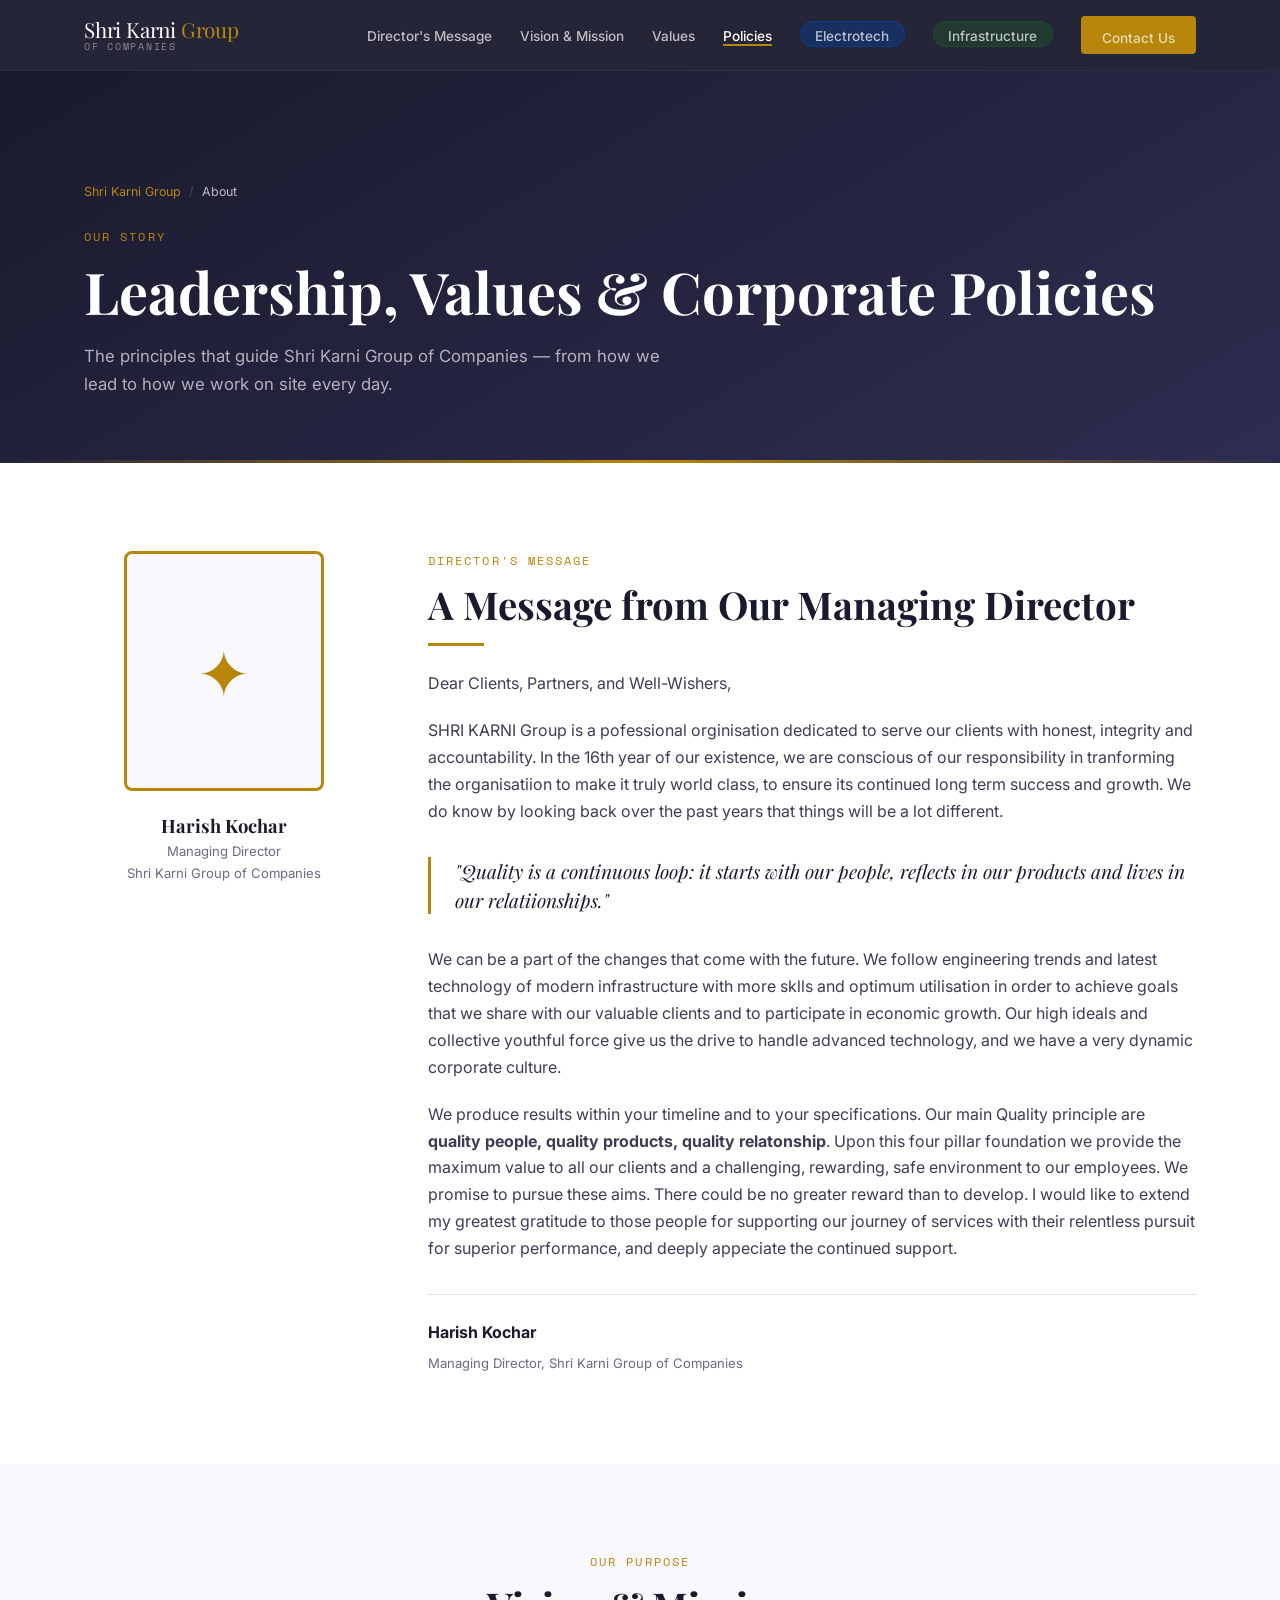
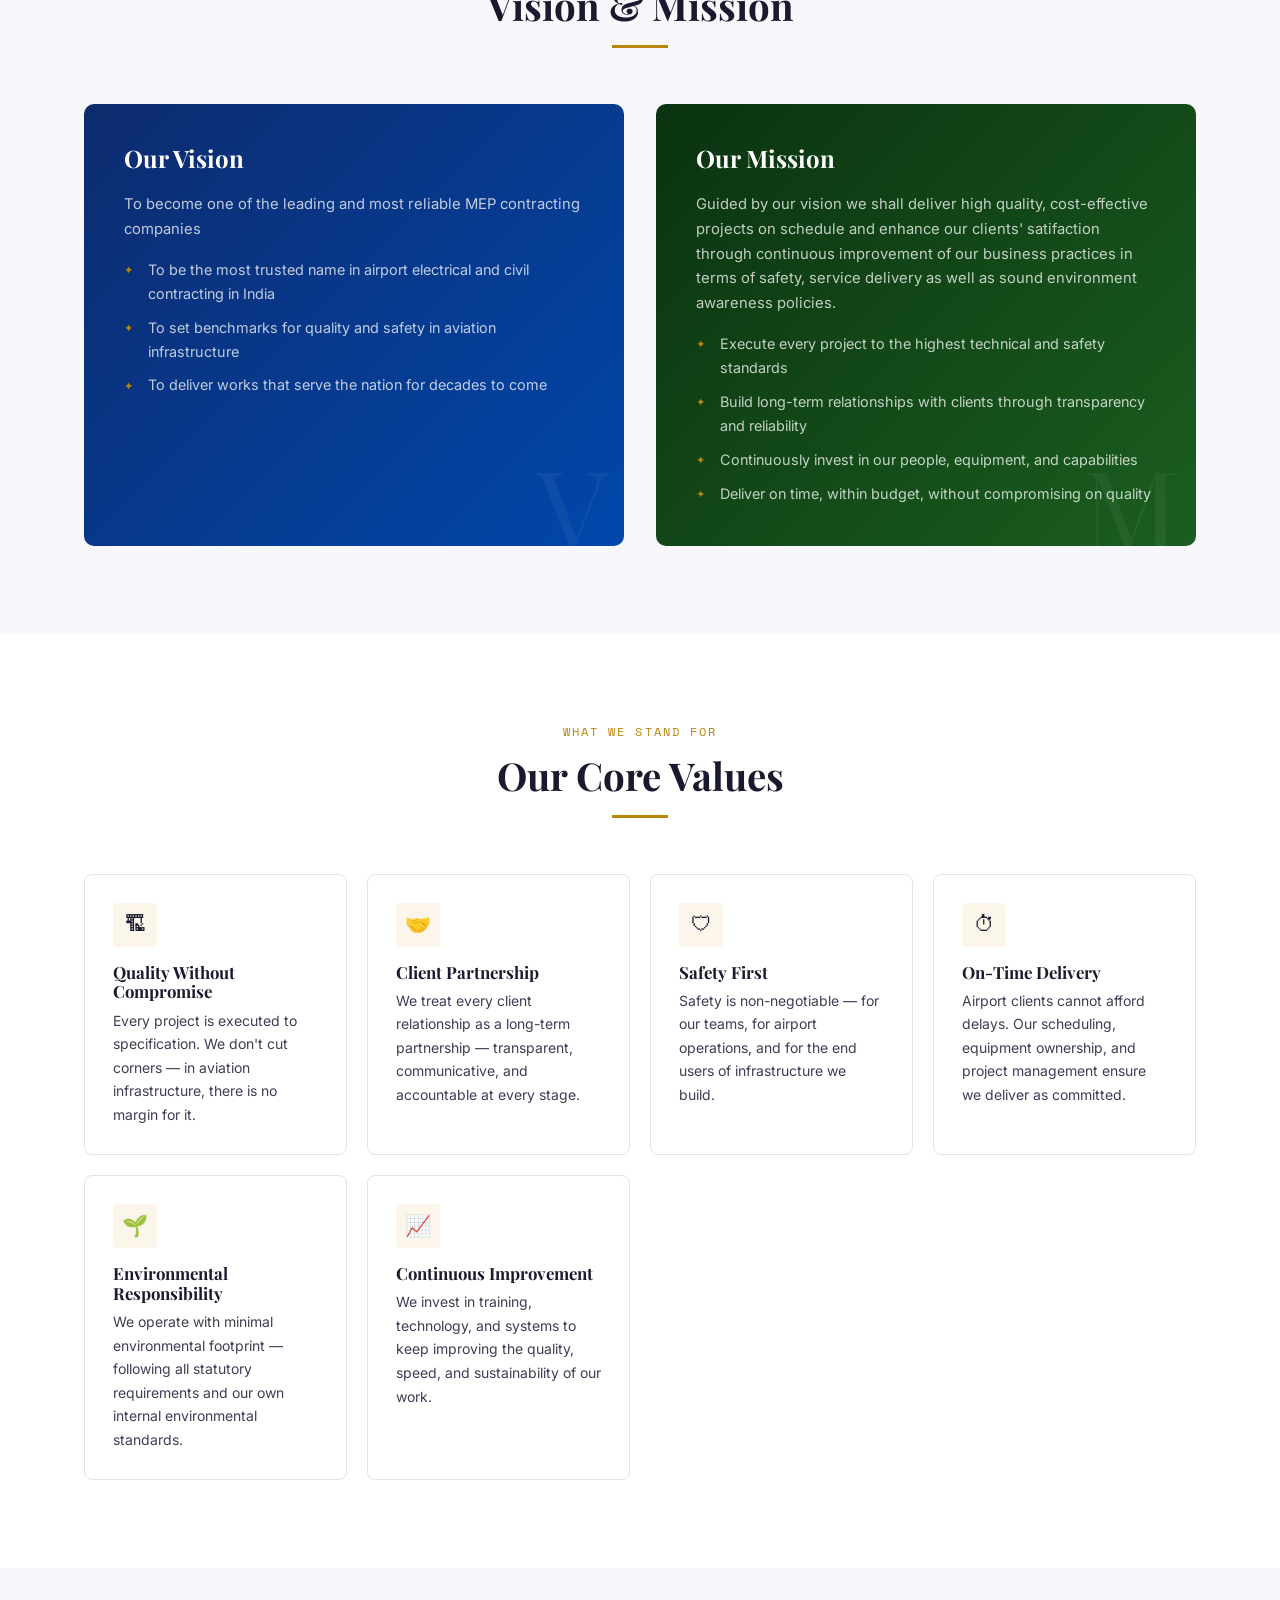
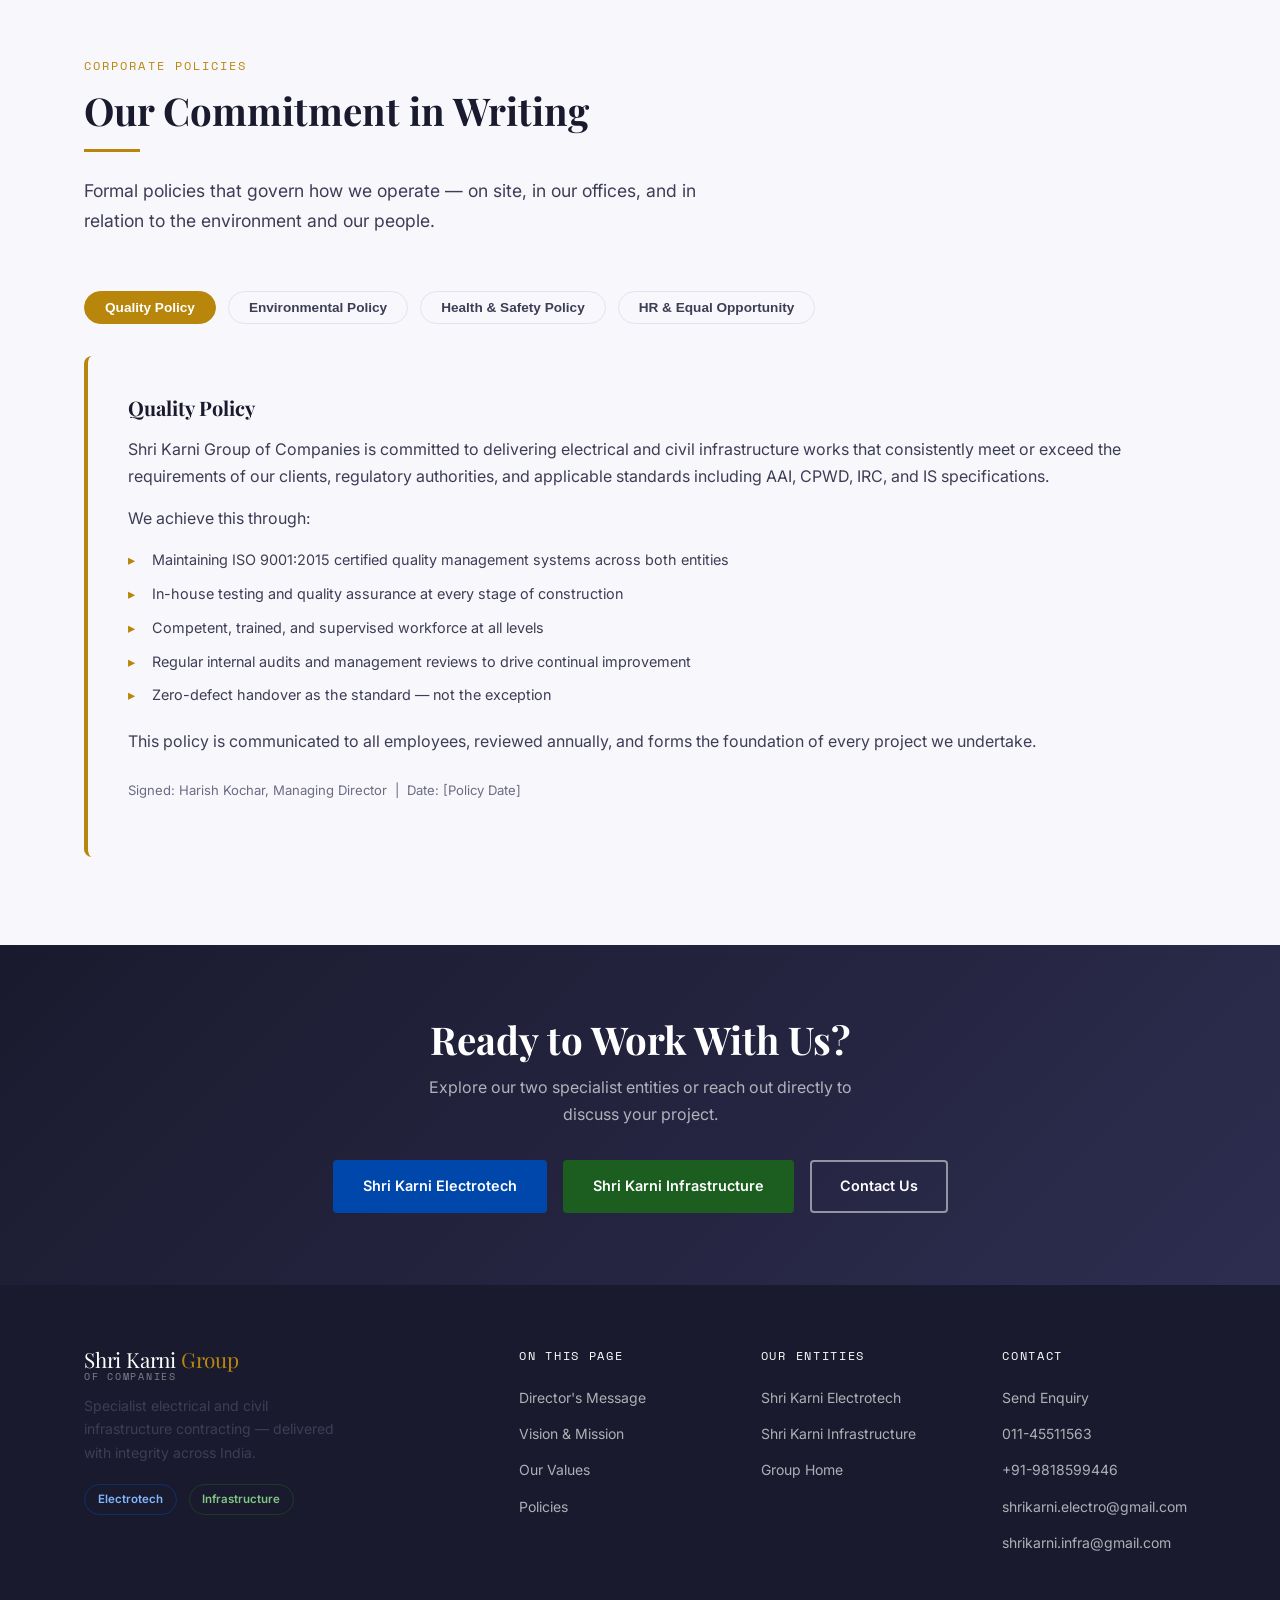
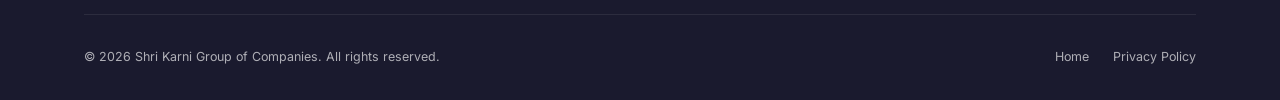
<file: about/index.html>
<!DOCTYPE html>
<html lang="en">
<head>
  <meta charset="UTF-8" />
  <meta name="viewport" content="width=device-width, initial-scale=1.0" />
  <title>About Shri Karni Group | Leadership, Vision, Mission & Policies</title>
  <meta name="description" content="Learn about the Shri Karni Group of Companies — Director's message, vision, mission, environmental policy, and health & safety policy." />
  <meta name="robots" content="index, follow" />
  <link rel="canonical" href="https://www.shrikarnigroup.com/about/" />

  <script type="application/ld+json">
  {
    "@context": "https://schema.org",
    "@type": "AboutPage",
    "name": "About Shri Karni Group of Companies",
    "url": "https://www.shrikarnigroup.com/about/",
    "description": "Director's message, vision, mission, and corporate policies of Shri Karni Group of Companies."
  }
  </script>

  <link rel="preconnect" href="https://fonts.googleapis.com" />
  <link rel="preconnect" href="https://fonts.gstatic.com" crossorigin />
  <link href="https://fonts.googleapis.com/css2?family=Playfair+Display:ital,wght@0,400;0,700;1,400&family=Inter:wght@300;400;500;600&family=Space+Mono:wght@400;700&display=swap" rel="stylesheet" />
  <link rel="stylesheet" href="../shared.css" />

  <style>
    /* Page hero — no full-bleed image, typographic focus */
    .page-hero {
      background: linear-gradient(150deg, var(--ink) 0%, #2D2D50 100%);
      padding: 7rem 0 4rem; margin-top: 70px;
      position: relative; overflow: hidden;
    }
    .page-hero::after {
      content: '';
      position: absolute; bottom: 0; left: 0; right: 0; height: 3px;
      background: linear-gradient(90deg, transparent, var(--gold), transparent);
    }
    .page-hero h1 { color: var(--white); margin-bottom: 1rem; }
    .page-hero p { color: rgba(255,255,255,.65); max-width: 54ch; font-size: 1.05rem; }

    /* Director section */
    .director-grid {
      display: grid; grid-template-columns: 280px 1fr; gap: 4rem; align-items: start;
    }
    .director-card {
      position: sticky; top: 90px;
      text-align: center;
    }
    .director-photo-wrap {
      width: 200px; height: 240px; margin: 0 auto 1.5rem;
      border-radius: 8px; overflow: hidden;
      border: 3px solid var(--gold);
      background: var(--surface);
      display: flex; align-items: center; justify-content: center;
      font-family: var(--font-head); font-size: 4rem; color: var(--gold);
    }
    .director-card h3 { font-size: 1.15rem; margin-bottom: .25rem; }
    .director-card p { font-size: .82rem; color: var(--ink-light); }
    .director-msg h2 { margin-bottom: 1rem; }
    .director-msg p { margin-bottom: 1.25rem; }
    .director-msg blockquote {
      border-left: 3px solid var(--gold); padding-left: 1.5rem;
      font-family: var(--font-head); font-size: 1.2rem;
      font-style: italic; color: var(--ink); margin: 2rem 0;
      line-height: 1.5;
    }
    .director-sign {
      margin-top: 2rem; padding-top: 1.5rem;
      border-top: 1px solid var(--border);
    }
    .director-sign strong { display: block; font-size: 1rem; margin-bottom: .2rem; }
    .director-sign span { font-size: .82rem; color: var(--ink-light); }

    /* Vision / Mission */
    .vm-grid { display: grid; grid-template-columns: 1fr 1fr; gap: 2rem; }
    .vm-card {
      border-radius: 10px; padding: 2.5rem;
      position: relative; overflow: hidden;
    }
    .vm-card.vision { background: linear-gradient(135deg, #0D2B6E 0%, #0047AB 100%); }
    .vm-card.mission { background: linear-gradient(135deg, #0A3210 0%, #1B5E20 100%); }
    .vm-card h3 { color: var(--white); font-size: 1.5rem; margin-bottom: 1.25rem; }
    .vm-card p { color: rgba(255,255,255,.75); font-size: .925rem; }
    .vm-card ul { margin-top: 1rem; display: flex; flex-direction: column; gap: .6rem; }
    .vm-card ul li {
      color: rgba(255,255,255,.75); font-size: .9rem;
      padding-left: 1.5rem; position: relative;
    }
    .vm-card ul li::before {
      content: '✦'; position: absolute; left: 0;
      color: var(--gold); font-size: .7rem; top: .2rem;
    }
    .vm-deco {
      position: absolute; bottom: -1rem; right: 1rem;
      font-family: var(--font-head); font-size: 7rem;
      color: rgba(255,255,255,.05); line-height: 1;
      pointer-events: none;
    }

    /* Values */
    .values-grid {
      display: grid; grid-template-columns: repeat(auto-fit, minmax(220px, 1fr)); gap: 1.25rem;
    }
    .value-card {
      padding: 1.75rem; border: 1px solid var(--border);
      border-radius: 8px; background: var(--white);
      transition: border-color .2s, transform .2s;
    }
    .value-card:hover { border-color: var(--gold); transform: translateY(-3px); }
    .value-icon {
      width: 44px; height: 44px; background: var(--gold-pale);
      border-radius: var(--radius); display: flex; align-items: center; justify-content: center;
      margin-bottom: 1rem;
      font-size: 1.3rem;
    }
    .value-card h4 { margin-bottom: .4rem; font-family: var(--font-head); font-size: 1.05rem; }
    .value-card p { font-size: .875rem; }

    /* Policy cards */
    .policy-tabs {
      display: flex; gap: .75rem; flex-wrap: wrap; margin-bottom: 2rem;
    }
    .policy-tab {
      padding: .5rem 1.25rem; border-radius: 999px;
      border: 1.5px solid var(--border); background: transparent;
      font-size: .85rem; font-weight: 600; cursor: pointer; color: var(--ink-mid);
      transition: all .2s;
    }
    .policy-tab.active { background: var(--gold); border-color: var(--gold); color: var(--white); }
    .policy-panel { display: none; }
    .policy-panel.active { display: block; }
    .policy-content {
      background: var(--surface); border-radius: 8px; padding: 2.5rem;
      border-left: 4px solid var(--gold);
    }
    .policy-content h3 { margin-bottom: 1rem; }
    .policy-content p { margin-bottom: 1rem; }
    .policy-content ul { display: flex; flex-direction: column; gap: .6rem; margin: 1rem 0 1.25rem; }
    .policy-content ul li {
      padding-left: 1.5rem; position: relative; font-size: .9rem; color: var(--ink-mid);
    }
    .policy-content ul li::before {
      content: '▸'; position: absolute; left: 0; color: var(--gold);
    }

    @media (max-width: 900px) {
      .director-grid { grid-template-columns: 1fr; }
      .director-card { position: static; }
      .vm-grid { grid-template-columns: 1fr; }
    }
  </style>
</head>
<body>
  <a href="#main" class="skip-link">Skip to main content</a>

  <!-- HEADER -->
  <header id="site-header" role="banner">
    <div class="container">
      <nav class="nav-inner" aria-label="Primary navigation">
        <a href="../index.html" class="logo-wrap" aria-label="Shri Karni Group home">
          <span class="logo-main">Shri Karni <span>Group</span></span>
          <span class="logo-sub">of Companies</span>
        </a>
        <ul class="nav-links" role="list">
          <li><a href="#directors-message">Director's Message</a></li>
          <li><a href="#vision-mission">Vision & Mission</a></li>
          <li><a href="#values">Values</a></li>
          <li><a href="#policies">Policies</a></li>
          <li><a href="../electrotech/index.html" class="nav-pill nav-pill-et">Electrotech</a></li>
          <li><a href="../infrastructure/index.html" class="nav-pill nav-pill-inf">Infrastructure</a></li>
          <li><a href="../contact/index.html" class="btn btn-primary btn-sm">Contact Us</a></li>
        </ul>
        <button class="hamburger" aria-label="Toggle menu" aria-expanded="false" aria-controls="mobile-menu">
          <span></span><span></span><span></span>
        </button>
      </nav>
    </div>
    <nav class="mobile-menu" id="mobile-menu" aria-hidden="true">
      <a href="#directors-message">Director's Message</a>
      <a href="#vision-mission">Vision & Mission</a>
      <a href="#values">Our Values</a>
      <a href="#policies">Policies</a>
      <div class="mob-divider">Our Entities</div>
      <a href="../electrotech/index.html">Shri Karni Electrotech →</a>
      <a href="../infrastructure/index.html">Shri Karni Infrastructure →</a>
      <a href="../contact/index.html">Contact Us</a>
    </nav>
  </header>

  <!-- PAGE HERO -->
  <div class="page-hero">
    <div class="container">
      <nav aria-label="Breadcrumb" style="margin-bottom:1.5rem;">
        <ol style="display:flex;gap:.5rem;font-size:.78rem;color:rgba(255,255,255,.4);list-style:none;">
          <li><a href="../index.html" style="color:var(--gold);">Shri Karni Group</a></li>
          <li style="opacity:.5;">/</li>
          <li style="color:rgba(255,255,255,.7);" aria-current="page">About</li>
        </ol>
      </nav>
      <span class="eyebrow">Our Story</span>
      <h1>Leadership, Values & Corporate Policies</h1>
      <p>The principles that guide Shri Karni Group of Companies — from how we lead to how we work on site every day.</p>
    </div>
  </div>

  <main id="main">

    <!-- DIRECTOR'S MESSAGE -->
    <section id="directors-message" class="section" aria-labelledby="director-heading">
      <div class="container">
        <div class="director-grid">
          <div class="director-card" data-reveal>
            <div class="director-photo-wrap" role="img" aria-label="Director photograph">✦</div>
            <h3>Harish Kochar</h3>
            <p>Managing Director<br/>Shri Karni Group of Companies</p>
          </div>
          <div class="director-msg" data-reveal>
            <span class="eyebrow">Director's Message</span>
            <h2 id="director-heading">A Message from Our Managing Director</h2>
            <hr class="gold-rule" aria-hidden="true" />
            <p>Dear Clients, Partners, and Well-Wishers,</p>
            <p>SHRI KARNI Group is a pofessional orginisation dedicated to serve our clients with honest,
               integrity and accountability. In the 16th year of our existence, we are conscious of our responsibility
              in tranforming the organisatiion to make it truly world class, to ensure its continued long term success
            and growth. We do know by looking back over the past years that things will be a lot different. </p>
            <blockquote>
              "Quality is a continuous loop: it starts with our people, reflects in our products and lives in our relatiionships."
            </blockquote>
            <p>
              We can be a part of the changes that come with the future. We follow engineering trends and latest 
              technology of modern infrastructure with more sklls and optimum utilisation in order to achieve goals
              that we share with our valuable clients and to participate in economic growth. Our high 
              ideals and collective youthful force give us the drive to handle advanced technology, and we have a very dynamic corporate 
              culture.
            </p>
            <p>
              We produce results within your timeline and to your specifications. Our main Quality
              principle are <b>quality people, quality products, quality relatonship</b>. Upon this four pillar 
              foundation we provide the maximum value to all our clients and a challenging, rewarding,
              safe environment to our employees. We promise to pursue these aims. There could be no greater
              reward than to develop. I would like to extend my greatest gratitude to those people for supporting our journey of services
              with their relentless pursuit for superior performance, and  deeply appeciate the continued support.
            </p>
            <div class="director-sign">
              <strong>Harish Kochar</strong>
              <span>Managing Director, Shri Karni Group of Companies</span>
            </div>
          </div>
        </div>
      </div>
    </section>

    <!-- VISION & MISSION -->
    <section id="vision-mission" class="section section--alt" aria-labelledby="vm-heading">
      <div class="container">
        <div class="section-head section-head--center" data-reveal>
          <span class="eyebrow">Our Purpose</span>
          <h2 id="vm-heading">Vision & Mission</h2>
          <hr class="gold-rule gold-rule--center" aria-hidden="true" />
        </div>
        <div class="vm-grid">
          <div class="vm-card vision" data-reveal>
            <h3>Our Vision</h3>
            <p>To become one of the leading and most reliable MEP contracting companies</p>
            <ul>
              <li>To be the most trusted name in airport electrical and civil contracting in India</li>
              <li>To set benchmarks for quality and safety in aviation infrastructure</li>
              <li>To deliver works that serve the nation for decades to come</li>
            </ul>
            <div class="vm-deco" aria-hidden="true">V</div>
          </div>
          <div class="vm-card mission" data-reveal>
            <h3>Our Mission</h3>
            <p>Guided by our vision we shall deliver high quality, cost-effective projects on schedule and enhance our clients'
              satifaction through continuous improvement of our business practices in terms of safety, service delivery as well
              as sound environment awareness policies.
            </p>
            <ul>
              <li>Execute every project to the highest technical and safety standards</li>
              <li>Build long-term relationships with clients through transparency and reliability</li>
              <li>Continuously invest in our people, equipment, and capabilities</li>
              <li>Deliver on time, within budget, without compromising on quality</li>
            </ul>
            <div class="vm-deco" aria-hidden="true">M</div>
          </div>
        </div>
      </div>
    </section>

    <!-- VALUES -->
    <section id="values" class="section" aria-labelledby="values-heading">
      <div class="container">
        <div class="section-head section-head--center" data-reveal>
          <span class="eyebrow">What We Stand For</span>
          <h2 id="values-heading">Our Core Values</h2>
          <hr class="gold-rule gold-rule--center" aria-hidden="true" />
        </div>
        <div class="values-grid">
          <div class="value-card" data-reveal>
            <div class="value-icon" aria-hidden="true">🏗</div>
            <h4>Quality Without Compromise</h4>
            <p>Every project is executed to specification. We don't cut corners — in aviation infrastructure, there is no margin for it.</p>
          </div>
          <div class="value-card" data-reveal>
            <div class="value-icon" aria-hidden="true">🤝</div>
            <h4>Client Partnership</h4>
            <p>We treat every client relationship as a long-term partnership — transparent, communicative, and accountable at every stage.</p>
          </div>
          <div class="value-card" data-reveal>
            <div class="value-icon" aria-hidden="true">🛡</div>
            <h4>Safety First</h4>
            <p>Safety is non-negotiable — for our teams, for airport operations, and for the end users of infrastructure we build.</p>
          </div>
          <div class="value-card" data-reveal>
            <div class="value-icon" aria-hidden="true">⏱</div>
            <h4>On-Time Delivery</h4>
            <p>Airport clients cannot afford delays. Our scheduling, equipment ownership, and project management ensure we deliver as committed.</p>
          </div>
          <div class="value-card" data-reveal>
            <div class="value-icon" aria-hidden="true">🌱</div>
            <h4>Environmental Responsibility</h4>
            <p>We operate with minimal environmental footprint — following all statutory requirements and our own internal environmental standards.</p>
          </div>
          <div class="value-card" data-reveal>
            <div class="value-icon" aria-hidden="true">📈</div>
            <h4>Continuous Improvement</h4>
            <p>We invest in training, technology, and systems to keep improving the quality, speed, and sustainability of our work.</p>
          </div>
        </div>
      </div>
    </section>

    <!-- POLICIES -->
    <section id="policies" class="section section--alt" aria-labelledby="policies-heading">
      <div class="container">
        <div class="section-head" data-reveal>
          <span class="eyebrow">Corporate Policies</span>
          <h2 id="policies-heading">Our Commitment in Writing</h2>
          <hr class="gold-rule" aria-hidden="true" />
          <p class="lead">Formal policies that govern how we operate — on site, in our offices, and in relation to the environment and our people.</p>
        </div>

        <div data-reveal>
          <div class="policy-tabs" role="tablist" aria-label="Policy tabs">
            <button class="policy-tab active" role="tab" aria-selected="true"  aria-controls="policy-quality"    data-policy="quality">Quality Policy</button>
            <button class="policy-tab"        role="tab" aria-selected="false" aria-controls="policy-env"        data-policy="env">Environmental Policy</button>
            <button class="policy-tab"        role="tab" aria-selected="false" aria-controls="policy-health"     data-policy="health">Health & Safety Policy</button>
            <button class="policy-tab"        role="tab" aria-selected="false" aria-controls="policy-hr"         data-policy="hr">HR & Equal Opportunity</button>
          </div>

          <!-- Quality -->
          <div class="policy-panel active" id="policy-quality" role="tabpanel">
            <div class="policy-content">
              <h3>Quality Policy</h3>
              <p>Shri Karni Group of Companies is committed to delivering electrical and civil infrastructure works that consistently meet or exceed the requirements of our clients, regulatory authorities, and applicable standards including AAI, CPWD, IRC, and IS specifications.</p>
              <p>We achieve this through:</p>
              <ul>
                <li>Maintaining ISO 9001:2015 certified quality management systems across both entities</li>
                <li>In-house testing and quality assurance at every stage of construction</li>
                <li>Competent, trained, and supervised workforce at all levels</li>
                <li>Regular internal audits and management reviews to drive continual improvement</li>
                <li>Zero-defect handover as the standard — not the exception</li>
              </ul>
              <p>This policy is communicated to all employees, reviewed annually, and forms the foundation of every project we undertake.</p>
              <p style="margin-top:1.5rem;font-size:.82rem;color:var(--ink-light);">Signed: Harish Kochar, Managing Director &nbsp;|&nbsp; Date: [Policy Date]</p>
            </div>
          </div>

          <!-- Environmental -->
          <div class="policy-panel" id="policy-env" role="tabpanel">
            <div class="policy-content">
              <h3>Environmental Policy</h3>
              <p>Shri Karni Group of Companies recognises its responsibility to the environment and is committed to conducting all operations in a manner that minimises adverse environmental impact, complies with all applicable environmental legislation, and continuously improves our environmental performance.</p>
              <p>Our commitments include:</p>
              <ul>
                <li>Minimising waste generation and ensuring responsible disposal of construction debris</li>
                <li>Controlling dust, noise, and vibration at construction sites to protect surrounding communities</li>
                <li>Preventing pollution of soil, water, and air through proper management of fuel, oils, and chemicals</li>
                <li>Using resources — water, energy, and materials — efficiently and responsibly</li>
                <li>Complying fully with all environmental clearances, NOCs, and statutory requirements applicable to our projects</li>
                <li>Training all site staff on environmental responsibilities and reporting procedures</li>
              </ul>
              <p>This policy is implemented through our Environmental Management System and reviewed at least annually by senior management.</p>
              <p style="margin-top:1.5rem;font-size:.82rem;color:var(--ink-light);">Signed: Harish Kochar, Managing Director &nbsp;|&nbsp; Date: [Policy Date]</p>
            </div>
          </div>

          <!-- Health & Safety -->
          <div class="policy-panel" id="policy-health" role="tabpanel">
            <div class="policy-content">
              <h3>Health & Safety Policy</h3>
              <p>The health, safety, and welfare of our employees, subcontractors, clients, and the public is of paramount importance to Shri Karni Group. We are committed to achieving the highest standards of occupational health and safety across all our operations.</p>
              <p>Our commitments include:</p>
              <ul>
                <li>Providing a safe working environment, safe plant and equipment, and safe systems of work</li>
                <li>Conducting risk assessments and method statements for every site activity, especially airside works</li>
                <li>Ensuring all personnel are appropriately trained, qualified, and equipped with personal protective equipment</li>
                <li>Complying with all DGCA airside safety requirements, OHSAS 18001 standards, and applicable Indian labour laws</li>
                <li>Promptly investigating all incidents, near-misses, and unsafe conditions, and implementing corrective actions</li>
                <li>Maintaining a culture where every employee is empowered and expected to stop unsafe work</li>
                <li>Conducting regular safety inspections, toolbox talks, and emergency drills</li>
              </ul>
              <p>This policy is reviewed annually and its implementation is the personal responsibility of every manager and supervisor in the organisation.</p>
              <p style="margin-top:1.5rem;font-size:.82rem;color:var(--ink-light);">Signed: Harish Kochar, Managing Director &nbsp;|&nbsp; Date: [Policy Date]</p>
            </div>
          </div>

          <!-- HR -->
          <div class="policy-panel" id="policy-hr" role="tabpanel">
            <div class="policy-content">
              <h3>HR & Equal Opportunity Policy</h3>
              <p>Shri Karni Group of Companies is an equal opportunity employer. We are committed to creating a workplace that is fair, inclusive, and respectful — where every individual is valued for their skills, contribution, and character.</p>
              <ul>
                <li>Recruitment, promotion, and reward are based on merit and competence — without discrimination on grounds of gender, religion, caste, or background</li>
                <li>All employees receive appropriate training and development opportunities to grow in their careers</li>
                <li>We comply fully with all applicable Indian labour laws including the Factories Act, Contract Labour Act, and Minimum Wages Act</li>
                <li>A safe and harassment-free workplace is maintained, with a clear grievance redressal mechanism</li>
                <li>Employee welfare — including health insurance, safety equipment, and fair wages — is a standing commitment</li>
              </ul>
              <p style="margin-top:1.5rem;font-size:.82rem;color:var(--ink-light);">Signed: Harish Kochar, Managing Director &nbsp;|&nbsp; Date: [Policy Date]</p>
            </div>
          </div>
        </div>
      </div>
    </section>

    <!-- CTA -->
    <div style="background:linear-gradient(135deg,#1A1A2E 0%,#2D2D50 100%); padding:4.5rem 0; text-align:center;">
      <div class="container">
        <h2 style="color:var(--white); margin-bottom:.75rem;">Ready to Work With Us?</h2>
        <p style="color:rgba(255,255,255,.65); max-width:46ch; margin:0 auto 2rem;">Explore our two specialist entities or reach out directly to discuss your project.</p>
        <div style="display:flex; gap:1rem; justify-content:center; flex-wrap:wrap;">
          <a href="../electrotech/index.html" class="btn btn-primary" style="--accent:var(--et-primary);background:var(--et-primary);border-color:var(--et-primary);">Shri Karni Electrotech</a>
          <a href="../infrastructure/index.html" class="btn btn-primary" style="--accent:var(--inf-primary);background:var(--inf-primary);border-color:var(--inf-primary);">Shri Karni Infrastructure</a>
          <a href="../contact/index.html" class="btn btn-ghost">Contact Us</a>
        </div>
      </div>
    </div>

  </main>

  <!-- FOOTER -->
  <footer role="contentinfo">
    <div class="container">
      <div class="footer-grid">
        <div class="footer-brand">
          <div class="logo-wrap">
            <span class="logo-main" style="color:var(--white)">Shri Karni <span style="color:var(--gold)">Group</span></span>
            <span class="logo-sub">of Companies</span>
          </div>
          <p>Specialist electrical and civil infrastructure contracting — delivered with integrity across India.</p>
          <div class="footer-entities">
            <a href="../electrotech/index.html" class="footer-entity-badge et">Electrotech</a>
            <a href="../infrastructure/index.html" class="footer-entity-badge inf">Infrastructure</a>
          </div>
        </div>
        <div class="footer-col">
          <h4>On This Page</h4>
          <ul>
            <li><a href="#directors-message">Director's Message</a></li>
            <li><a href="#vision-mission">Vision & Mission</a></li>
            <li><a href="#values">Our Values</a></li>
            <li><a href="#policies">Policies</a></li>
          </ul>
        </div>
        <div class="footer-col">
          <h4>Our Entities</h4>
          <ul>
            <li><a href="../electrotech/index.html">Shri Karni Electrotech</a></li>
            <li><a href="../infrastructure/index.html">Shri Karni Infrastructure</a></li>
            <li><a href="../index.html">Group Home</a></li>
          </ul>
        </div>
        <div class="footer-col">
          <h4>Contact</h4>
          <ul>
            <li><a href="../contact/index.html">Send Enquiry</a></li>
            <li><a href="tel:01145511563">011-45511563</a></li>
            <li><a href="tel:+919818599446">+91-9818599446</a></li>
            <li><a href="mailto:shrikarni.electro@gmail.com">shrikarni.electro@gmail.com</a></li>
            <li><a href="mailto:shrikarni.infra@gmail.com">shrikarni.infra@gmail.com</a></li>
          </ul>
        </div>
      </div>
      <div class="footer-bottom">
        <span>© <span id="footer-year"></span> Shri Karni Group of Companies. All rights reserved.</span>
        <div style="display:flex;gap:1.5rem;"><a href="../index.html">Home</a><a href="#">Privacy Policy</a></div>
      </div>
    </div>
  </footer>

  <script src="../shared.js"></script>
  <script>
    /* Policy tabs */
    document.querySelectorAll('.policy-tab').forEach(tab => {
      tab.addEventListener('click', () => {
        document.querySelectorAll('.policy-tab').forEach(t => { t.classList.remove('active'); t.setAttribute('aria-selected', false); });
        document.querySelectorAll('.policy-panel').forEach(p => p.classList.remove('active'));
        tab.classList.add('active');
        tab.setAttribute('aria-selected', true);
        const key = tab.dataset.policy;
        document.getElementById('policy-' + key).classList.add('active');
      });
    });
  </script>
</body>
</html>
</file>
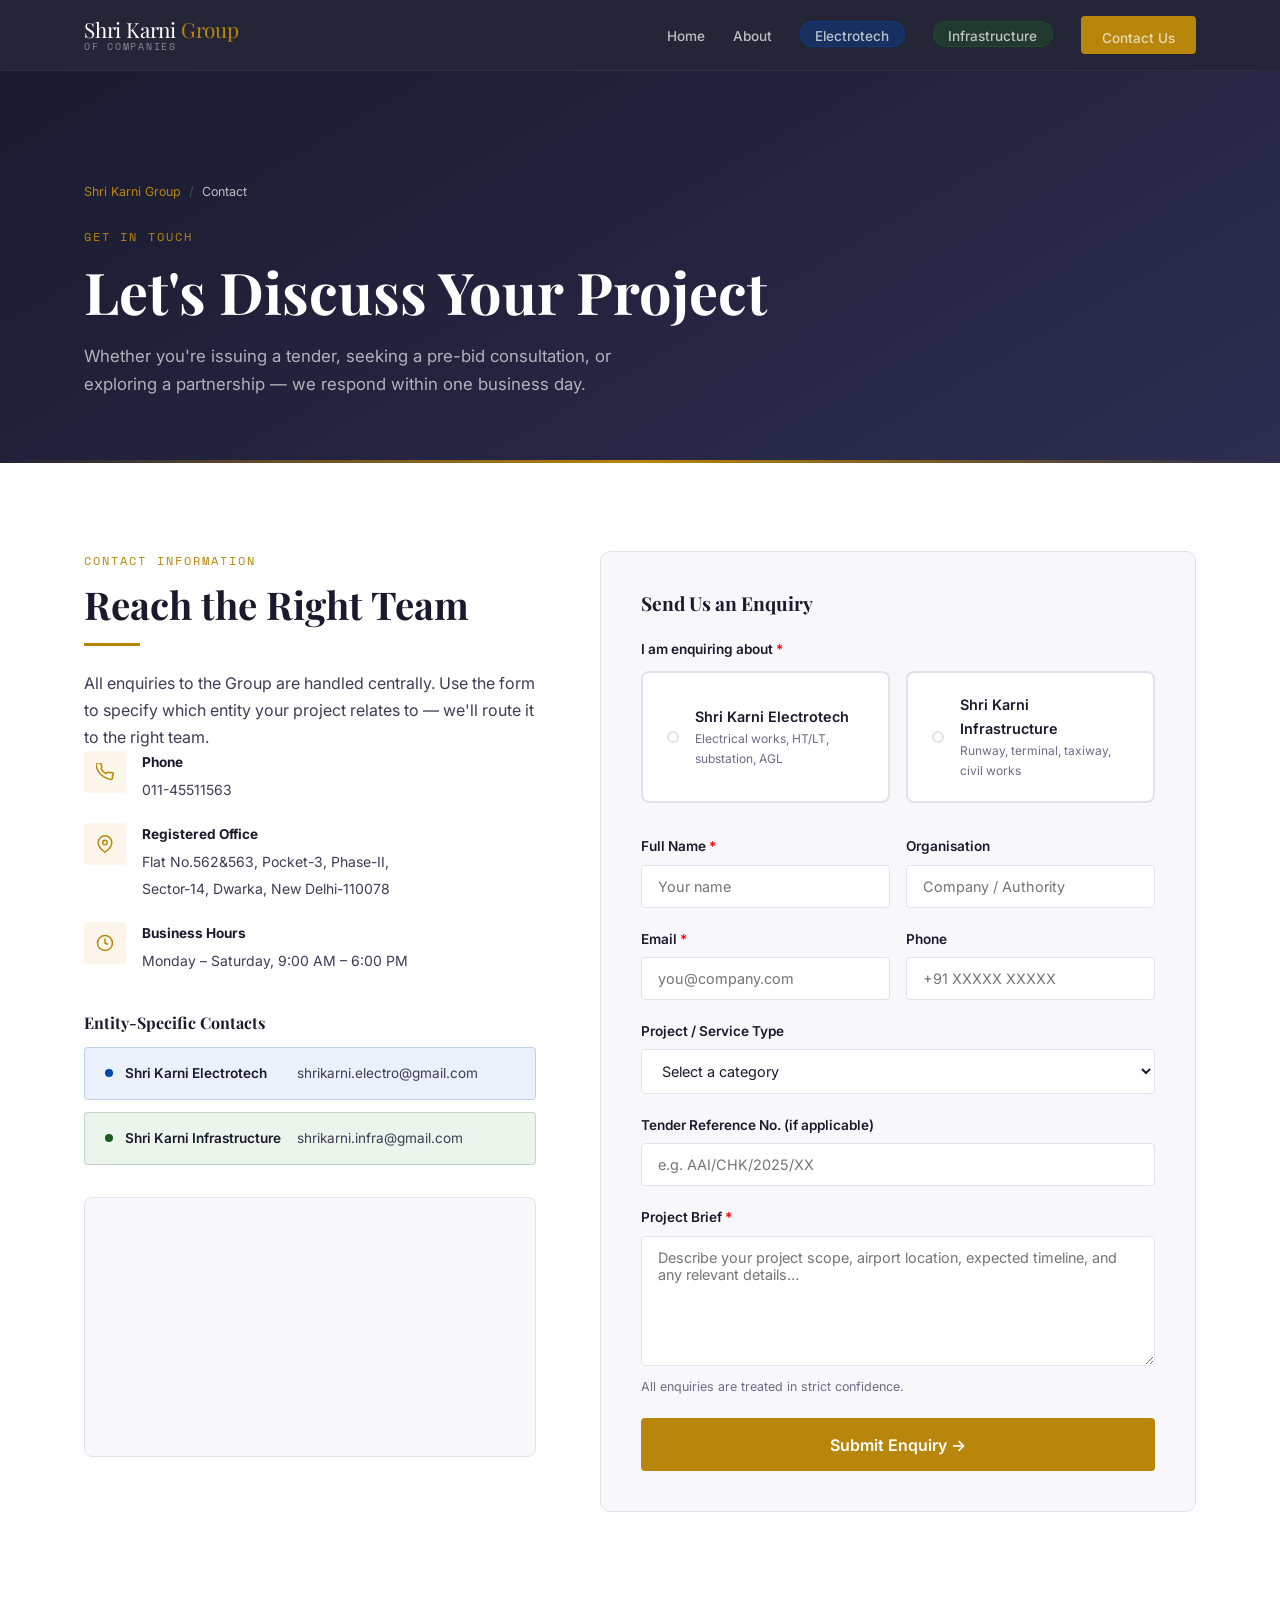
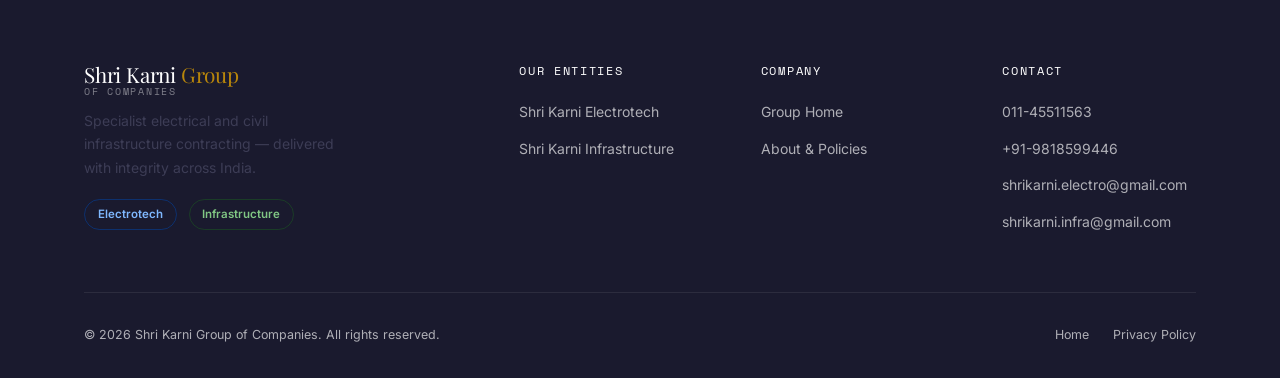
<file: contact/index.html>
<!DOCTYPE html>
<html lang="en">
<head>
  <meta charset="UTF-8" />
  <meta name="viewport" content="width=device-width, initial-scale=1.0" />
  <title>Contact Shri Karni Group | Project Enquiries & Tender Discussions</title>
  <meta name="description" content="Contact Shri Karni Group of Companies for project enquiries, tender discussions, and partnership opportunities across electrical and civil infrastructure works." />
  <meta name="robots" content="index, follow" />
  <link rel="canonical" href="https://www.shrikarnigroup.com/contact/" />

  <script type="application/ld+json">
  {
    "@context": "https://schema.org",
    "@type": "ContactPage",
    "name": "Contact Shri Karni Group of Companies",
    "url": "https://www.shrikarnigroup.com/contact/",
    "mainEntity": {
      "@type": "Organization",
      "name": "Shri Karni Group of Companies",
      "telephone": "+91-XXXXXXXXXX",
      "email": "info@shrikarnigroup.com",
      "address": {
        "@type": "PostalAddress",
        "streetAddress": "[Your Street Address]",
        "addressLocality": "[Your City]",
        "addressRegion": "[Your State]",
        "postalCode": "[PIN]",
        "addressCountry": "IN"
      }
    }
  }
  </script>

  <link rel="preconnect" href="https://fonts.googleapis.com" />
  <link rel="preconnect" href="https://fonts.gstatic.com" crossorigin />
  <link href="https://fonts.googleapis.com/css2?family=Playfair+Display:ital,wght@0,400;0,700;1,400&family=Inter:wght@300;400;500;600&family=Space+Mono:wght@400;700&display=swap" rel="stylesheet" />
  <link rel="stylesheet" href="../shared.css" />

  <style>
    .page-hero {
      background: linear-gradient(150deg, var(--ink) 0%, #2D2D50 100%);
      padding: 7rem 0 4rem; margin-top: 70px;
      position: relative; overflow: hidden;
    }
    .page-hero::after {
      content: ''; position: absolute; bottom: 0; left: 0; right: 0; height: 3px;
      background: linear-gradient(90deg, transparent, var(--gold), transparent);
    }
    .page-hero h1 { color: var(--white); margin-bottom: 1rem; }
    .page-hero p { color: rgba(255,255,255,.65); max-width: 52ch; font-size: 1.05rem; }

    /* Entity selector */
    .entity-selector {
      display: grid; grid-template-columns: 1fr 1fr; gap: 1rem; margin-bottom: 2rem;
    }
    .entity-select-card {
      border: 2px solid var(--border); border-radius: 8px; padding: 1.25rem 1.5rem;
      cursor: pointer; transition: all .2s; display: flex; align-items: center; gap: 1rem;
      background: var(--white);
    }
    .entity-select-card:hover { border-color: var(--gold); }
    .entity-select-card.selected-et { border-color: var(--et-primary); background: var(--et-pale); }
    .entity-select-card.selected-inf { border-color: var(--inf-primary); background: var(--inf-pale); }
    .esc-dot {
      width: 12px; height: 12px; border-radius: 50%; flex-shrink: 0;
      border: 2px solid var(--border);
      transition: all .2s;
    }
    .entity-select-card.selected-et .esc-dot { background: var(--et-primary); border-color: var(--et-primary); }
    .entity-select-card.selected-inf .esc-dot { background: var(--inf-primary); border-color: var(--inf-primary); }
    .esc-label { font-weight: 600; font-size: .9rem; }
    .esc-sub { font-size: .75rem; color: var(--ink-light); }

    /* Contact layout */
    .contact-grid {
      display: grid; grid-template-columns: 1fr 1.5fr; gap: 4rem; align-items: start;
    }
    .contact-info h2 { margin-bottom: .75rem; }
    .contact-info > p { margin-bottom: 2rem; }

    .contact-details { display: flex; flex-direction: column; gap: 1.25rem; margin-bottom: 2.5rem; }
    .contact-row { display: flex; gap: 1rem; align-items: flex-start; }
    .contact-icon {
      width: 42px; height: 42px; background: var(--gold-pale);
      border-radius: var(--radius); display: flex; align-items: center; justify-content: center; flex-shrink: 0;
    }
    .contact-icon svg { width: 18px; height: 18px; stroke: var(--gold); fill: none; stroke-width: 2; }
    .contact-row strong { display: block; font-size: .85rem; margin-bottom: .15rem; color: var(--ink); }
    .contact-row span, .contact-row a { font-size: .875rem; color: var(--ink-mid); }
    .contact-row a:hover { color: var(--gold); text-decoration: underline; }

    /* Entity contact callouts */
    .entity-contacts { display: flex; flex-direction: column; gap: .75rem; }
    .entity-contact-row {
      display: flex; align-items: center; gap: .75rem;
      padding: .875rem 1.25rem; border-radius: var(--radius);
      font-size: .85rem;
    }
    .entity-contact-row.et { background: var(--et-pale); border: 1px solid rgba(0,71,171,.2); }
    .entity-contact-row.inf { background: var(--inf-pale); border: 1px solid rgba(27,94,32,.2); }
    .ecr-dot { width: 8px; height: 8px; border-radius: 50%; flex-shrink: 0; }
    .et .ecr-dot { background: var(--et-primary); }
    .inf .ecr-dot { background: var(--inf-primary); }
    .ecr-name { font-weight: 600; color: var(--ink); min-width: 160px; }
    .ecr-email { color: var(--ink-mid); }

    /* Form box */
    .contact-form-box {
      background: var(--surface); border-radius: 10px; padding: 2.5rem;
      border: 1px solid var(--border);
    }
    .contact-form-box h3 { margin-bottom: 1.5rem; font-size: 1.2rem; }

    /* Map placeholder */
    .map-placeholder {
      background: var(--surface); border-radius: 8px;
      border: 1px solid var(--border); height: 260px;
      display: flex; align-items: center; justify-content: center;
      flex-direction: column; gap: .75rem;
      color: var(--ink-light); font-size: .875rem; text-align: center;
      margin-top: 2rem;
    }
    .map-placeholder svg { width: 36px; height: 36px; stroke: var(--gold); fill: none; stroke-width: 1.5; opacity: .6; }

    @media (max-width: 900px) {
      .contact-grid { grid-template-columns: 1fr; }
      .entity-selector { grid-template-columns: 1fr; }
    }
  </style>
</head>
<body>
  <a href="#main" class="skip-link">Skip to main content</a>

  <!-- HEADER -->
  <header id="site-header" role="banner">
    <div class="container">
      <nav class="nav-inner" aria-label="Primary navigation">
        <a href="../index.html" class="logo-wrap" aria-label="Shri Karni Group home">
          <span class="logo-main">Shri Karni <span>Group</span></span>
          <span class="logo-sub">of Companies</span>
        </a>
        <ul class="nav-links" role="list">
          <li><a href="../index.html">Home</a></li>
          <li><a href="../about/index.html">About</a></li>
          <li><a href="../electrotech/index.html" class="nav-pill nav-pill-et">Electrotech</a></li>
          <li><a href="../infrastructure/index.html" class="nav-pill nav-pill-inf">Infrastructure</a></li>
          <li><a href="index.html" class="btn btn-primary btn-sm">Contact Us</a></li>
        </ul>
        <button class="hamburger" aria-label="Toggle menu" aria-expanded="false" aria-controls="mobile-menu">
          <span></span><span></span><span></span>
        </button>
      </nav>
    </div>
    <nav class="mobile-menu" id="mobile-menu" aria-hidden="true">
      <a href="../index.html">Home</a>
      <a href="../about/index.html">About Group</a>
      <div class="mob-divider">Our Entities</div>
      <a href="../electrotech/index.html">Shri Karni Electrotech →</a>
      <a href="../infrastructure/index.html">Shri Karni Infrastructure →</a>
    </nav>
  </header>

  <!-- PAGE HERO -->
  <div class="page-hero">
    <div class="container">
      <nav aria-label="Breadcrumb" style="margin-bottom:1.5rem;">
        <ol style="display:flex;gap:.5rem;font-size:.78rem;color:rgba(255,255,255,.4);list-style:none;">
          <li><a href="../index.html" style="color:var(--gold);">Shri Karni Group</a></li>
          <li style="opacity:.5;">/</li>
          <li style="color:rgba(255,255,255,.7);" aria-current="page">Contact</li>
        </ol>
      </nav>
      <span class="eyebrow">Get in Touch</span>
      <h1>Let's Discuss Your Project</h1>
      <p>Whether you're issuing a tender, seeking a pre-bid consultation, or exploring a partnership — we respond within one business day.</p>
    </div>
  </div>

  <main id="main">
    <section class="section" aria-labelledby="contact-heading">
      <div class="container">
        <div class="contact-grid">

          <!-- LEFT: Info -->
          <div data-reveal>
            <span class="eyebrow">Contact Information</span>
            <h2 id="contact-heading">Reach the Right Team</h2>
            <hr class="gold-rule" aria-hidden="true" />
            <p>All enquiries to the Group are handled centrally. Use the form to specify which entity your project relates to — we'll route it to the right team.</p>

            <div class="contact-details">
              <div class="contact-row">
                <div class="contact-icon" aria-hidden="true">
                  <svg viewBox="0 0 24 24"><path d="M22 16.92v3a2 2 0 01-2.18 2 19.79 19.79 0 01-8.63-3.07A19.5 19.5 0 013.07 10.8 19.79 19.79 0 01.01 2.18 2 2 0 012 0h3a2 2 0 012 1.72 12.84 12.84 0 00.7 2.81 2 2 0 01-.45 2.11L6.91 7.91a16 16 0 006.29 6.29l1.28-1.34a2 2 0 012.11-.45c.907.339 1.85.573 2.81.7A2 2 0 0122 16.92z"/></svg>
                </div>
                <div>
                  <strong>Phone</strong>
                  <a href="tel:+011-45511563" class="d-block">011-45511563</a>
                </div>
              </div>
              <!-- <div class="contact-row">
                <div class="contact-icon" aria-hidden="true">
                  <svg viewBox="0 0 24 24"><path d="M4 4h16c1.1 0 2 .9 2 2v12c0 1.1-.9 2-2 2H4c-1.1 0-2-.9-2-2V6c0-1.1.9-2 2-2z"/><polyline points="22,6 12,13 2,6"/></svg>
                </div>
                <div>
                  <strong>Email</strong>
                  <a href="mailto:info@shrikarnigroup.com">info@shrikarnigroup.com</a>
                </div>
              </div> -->
              <div class="contact-row">
                <div class="contact-icon" aria-hidden="true">
                  <svg viewBox="0 0 24 24"><path d="M21 10c0 7-9 13-9 13s-9-6-9-13a9 9 0 0118 0z"/><circle cx="12" cy="10" r="3"/></svg>
                </div>
                <div>
                  <strong>Registered Office</strong>
                  <span>Flat No.562&563, Pocket-3, Phase-II,<br/>Sector-14, Dwarka, New Delhi-110078</span>
                </div>
              </div>
              <div class="contact-row">
                <div class="contact-icon" aria-hidden="true">
                  <svg viewBox="0 0 24 24"><circle cx="12" cy="12" r="10"/><polyline points="12 6 12 12 16 14"/></svg>
                </div>
                <div>
                  <strong>Business Hours</strong>
                  <span>Monday – Saturday, 9:00 AM – 6:00 PM</span>
                </div>
              </div>
            </div>

            <h4 style="margin-bottom:.875rem; font-family:var(--font-head);">Entity-Specific Contacts</h4>
            <div class="entity-contacts">
              <div class="entity-contact-row et">
                <span class="ecr-dot" aria-hidden="true"></span>
                <span class="ecr-name">Shri Karni Electrotech</span>
                <a href="mailto:shrikarni.electro@gmail.com" class="ecr-email">shrikarni.electro@gmail.com</a>
              </div>
              <div class="entity-contact-row inf">
                <span class="ecr-dot" aria-hidden="true"></span>
                <span class="ecr-name">Shri Karni Infrastructure</span>
                <a href="mailto:shrikarni.infra@gmail.com" class="ecr-email">shrikarni.infra@gmail.com</a>
              </div>
            </div>

            <div class="map-placeholder" role="img" aria-label="Office location map placeholder — replace with Google Maps embed">
              <!-- <svg viewBox="0 0 24 24"><path d="M21 10c0 7-9 13-9 13s-9-6-9-13a9 9 0 0118 0z"/><circle cx="12" cy="10" r="3"/></svg> -->
              <iframe 
                src="https://www.google.com/maps/embed?pb=!1m17!1m12!1m3!1d3502.7987396150384!2d77.03120037549982!3d28.605813975679332!2m3!1f0!2f0!3f0!3m2!1i1024!2i768!4f13.1!3m2!1m1!2zMjjCsDM2JzIwLjkiTiA3N8KwMDInMDEuNiJF!5e0!3m2!1sen!2sin!4v1782199707817!5m2!1sen!2sin" 
                style="border:0;" 
                height="400"
                width="450"
                allowfullscreen="" 
                loading="lazy" 
                referrerpolicy="strict-origin-when-cross-origin">
              </iframe>
            </div>
          </div>

          <!-- RIGHT: Form -->
          <div data-reveal>
            <div class="contact-form-box">
              <h3>Send Us an Enquiry</h3>

              <!-- Entity selector -->
              <div style="margin-bottom:1.5rem;">
                <label style="display:block;font-size:.85rem;font-weight:600;margin-bottom:.6rem;">I am enquiring about <span aria-hidden="true" style="color:red">*</span></label>
                <div class="entity-selector" role="radiogroup" aria-label="Select entity">
                  <div class="entity-select-card" id="esc-et" tabindex="0" role="radio" aria-checked="false" data-entity="electrotech">
                    <div class="esc-dot" aria-hidden="true"></div>
                    <div>
                      <div class="esc-label">Shri Karni Electrotech</div>
                      <div class="esc-sub">Electrical works, HT/LT, substation, AGL</div>
                    </div>
                  </div>
                  <div class="entity-select-card" id="esc-inf" tabindex="0" role="radio" aria-checked="false" data-entity="infrastructure">
                    <div class="esc-dot" aria-hidden="true"></div>
                    <div>
                      <div class="esc-label">Shri Karni Infrastructure</div>
                      <div class="esc-sub">Runway, terminal, taxiway, civil works</div>
                    </div>
                  </div>
                </div>
                <input type="hidden" id="selected-entity" name="entity" value="" />
              </div>

              <form id="contact-form" class="contact-form-el" novalidate aria-label="Project enquiry form">
                <div class="form-row">
                  <div class="form-group">
                    <label for="name">Full Name <span aria-hidden="true" style="color:red">*</span></label>
                    <input type="text" id="name" name="name" required autocomplete="name" placeholder="Your name" />
                  </div>
                  <div class="form-group">
                    <label for="org">Organisation</label>
                    <input type="text" id="org" name="org" autocomplete="organization" placeholder="Company / Authority" />
                  </div>
                </div>
                <div class="form-row">
                  <div class="form-group">
                    <label for="email">Email <span aria-hidden="true" style="color:red">*</span></label>
                    <input type="email" id="email" name="email" required autocomplete="email" placeholder="you@company.com" />
                  </div>
                  <div class="form-group">
                    <label for="phone">Phone</label>
                    <input type="tel" id="phone" name="phone" autocomplete="tel" placeholder="+91 XXXXX XXXXX" />
                  </div>
                </div>
                <div class="form-group">
                  <label for="project-type">Project / Service Type</label>
                  <select id="project-type" name="project-type">
                    <option value="">Select a category</option>
                    <optgroup label="Electrotech">
                      <option value="ht-lt">HT / LT Works</option>
                      <option value="substation">Substation Erection</option>
                      <option value="airport-electrical">Airport Electrical / AGL</option>
                      <option value="industrial">Industrial Wiring</option>
                    </optgroup>
                    <optgroup label="Infrastructure">
                      <option value="runway">Runway Works</option>
                      <option value="terminal">Terminal Civil Works</option>
                      <option value="taxiway">Taxiway / Apron</option>
                      <option value="drainage">Drainage & Utilities</option>
                    </optgroup>
                    <option value="other">Other / Not Sure</option>
                  </select>
                </div>
                <div class="form-group">
                  <label for="tender-ref">Tender Reference No. (if applicable)</label>
                  <input type="text" id="tender-ref" name="tender-ref" placeholder="e.g. AAI/CHK/2025/XX" />
                </div>
                <div class="form-group">
                  <label for="message">Project Brief <span aria-hidden="true" style="color:red">*</span></label>
                  <textarea id="message" name="message" required placeholder="Describe your project scope, airport location, expected timeline, and any relevant details…"></textarea>
                  <div class="form-note">All enquiries are treated in strict confidence.</div>
                </div>
                <button type="submit" class="btn btn-primary" style="width:100%;padding:.9rem;font-size:1rem;justify-content:center;">Submit Enquiry →</button>
                <div class="form-success" role="alert" aria-live="polite">
                  ✓ Thank you — we'll be in touch within one business day.
                </div>
              </form>
            </div>
          </div>

        </div>
      </div>
    </section>
  </main>

  <!-- FOOTER -->
  <footer role="contentinfo">
    <div class="container">
      <div class="footer-grid">
        <div class="footer-brand">
          <div class="logo-wrap">
            <span class="logo-main" style="color:var(--white)">Shri Karni <span style="color:var(--gold)">Group</span></span>
            <span class="logo-sub">of Companies</span>
          </div>
          <p>Specialist electrical and civil infrastructure contracting — delivered with integrity across India.</p>
          <div class="footer-entities">
            <a href="../electrotech/index.html" class="footer-entity-badge et">Electrotech</a>
            <a href="../infrastructure/index.html" class="footer-entity-badge inf">Infrastructure</a>
          </div>
        </div>
        <div class="footer-col">
          <h4>Our Entities</h4>
          <ul>
            <li><a href="../electrotech/index.html">Shri Karni Electrotech</a></li>
            <li><a href="../infrastructure/index.html">Shri Karni Infrastructure</a></li>
          </ul>
        </div>
        <div class="footer-col">
          <h4>Company</h4>
          <ul>
            <li><a href="../index.html">Group Home</a></li>
            <li><a href="../about/index.html">About & Policies</a></li>
          </ul>
        </div>
        <div class="footer-col">
          <h4>Contact</h4>
          <ul>
            <li><a href="tel:01145511563">011-45511563</a></li>
            <li><a href="tel:+919818599446">+91-9818599446</a></li>
            <li><a href="mailto:shrikarni.electro@gmail.com">shrikarni.electro@gmail.com</a></li>
            <li><a href="mailto:shrikarni.infra@gmail.com">shrikarni.infra@gmail.com</a></li>
          </ul>
          </ul>
        </div>
      </div>
      <div class="footer-bottom">
        <span>© <span id="footer-year"></span> Shri Karni Group of Companies. All rights reserved.</span>
        <div style="display:flex;gap:1.5rem;"><a href="../index.html">Home</a><a href="#">Privacy Policy</a></div>
      </div>
    </div>
  </footer>

  <script src="../shared.js"></script>
  <script>
    /* Entity selector cards */
    const cards = document.querySelectorAll('.entity-select-card');
    const hiddenInput = document.getElementById('selected-entity');
    cards.forEach(card => {
      const activate = () => {
        cards.forEach(c => {
          c.classList.remove('selected-et', 'selected-inf');
          c.setAttribute('aria-checked', false);
        });
        const entity = card.dataset.entity;
        card.classList.add(entity === 'electrotech' ? 'selected-et' : 'selected-inf');
        card.setAttribute('aria-checked', true);
        hiddenInput.value = entity;
      };
      card.addEventListener('click', activate);
      card.addEventListener('keydown', e => { if (e.key === 'Enter' || e.key === ' ') { e.preventDefault(); activate(); } });
    });
  </script>
</body>
</html>
</file>
<file: shared.css>
/* ═══════════════════════════════════════════════
   SHRI KARNI GROUP — SHARED DESIGN SYSTEM
   ═══════════════════════════════════════════════ */

/* ── TOKENS ── */
:root {
  /* Group brand */
  --gold:          #B8860B;
  --gold-light:    #D4A017;
  --gold-pale:     #FBF6E9;
  --ink:           #1A1A2E;
  --ink-mid:       #3D3D56;
  --ink-light:     #6B6B85;
  --white:         #FFFFFF;
  --surface:       #F8F8FC;
  --border:        #E2E2EE;

  /* Electrotech accent (electric blue) */
  --et-primary:    #0047AB;
  --et-mid:        #1A6ADB;
  --et-pale:       #EBF1FB;

  /* Infrastructure accent (earthy green) */
  --inf-primary:   #1B5E20;
  --inf-mid:       #2E7D32;
  --inf-pale:      #EBF5EB;

  /* Active entity (overridden per page) */
  --accent:        var(--gold);
  --accent-mid:    var(--gold-light);
  --accent-pale:   var(--gold-pale);

  --radius:        4px;
  --max:           1160px;
  --font-head:     'Playfair Display', Georgia, serif;
  --font-body:     'Inter', system-ui, sans-serif;
  --font-mono:     'Space Mono', monospace;
  --ease:          cubic-bezier(.22,.68,0,1.2);
  --shadow-sm:     0 2px 8px rgba(0,0,0,.07);
  --shadow-md:     0 8px 28px rgba(0,0,0,.10);
}

/* ── RESET ── */
*, *::before, *::after { box-sizing: border-box; margin: 0; padding: 0; }
html { scroll-behavior: smooth; }
body {
  font-family: var(--font-body);
  color: var(--ink);
  background: var(--white);
  line-height: 1.68;
  -webkit-font-smoothing: antialiased;
}
img { display: block; max-width: 100%; }
a { color: inherit; text-decoration: none; }
ul { list-style: none; }

/* ── SKIP LINK ── */
.skip-link {
  position: absolute; top: -100px; left: 1rem;
  background: var(--accent); color: var(--white);
  padding: .5rem 1rem; border-radius: var(--radius);
  font-size: .875rem; z-index: 9999;
  transition: top .2s;
}
.skip-link:focus { top: 1rem; }

/* ── LAYOUT ── */
.container { max-width: var(--max); margin: 0 auto; padding: 0 1.5rem; }
.section { padding: 5.5rem 0; }
.section--alt { background: var(--surface); }
.section--dark { background: var(--ink); color: var(--white); }

/* ── TYPOGRAPHY ── */
.eyebrow {
  font-family: var(--font-mono);
  font-size: .72rem;
  letter-spacing: .18em;
  text-transform: uppercase;
  color: var(--accent);
  display: block;
  margin-bottom: .75rem;
}
h1, h2, h3, h4 { font-family: var(--font-head); line-height: 1.18; }
h1 { font-size: clamp(2.2rem, 4.5vw, 3.6rem); }
h2 { font-size: clamp(1.7rem, 3vw, 2.6rem); }
h3 { font-size: 1.25rem; }
h4 { font-size: 1rem; font-family: var(--font-body); font-weight: 700; }
.lead { font-size: 1.1rem; color: var(--ink-mid); max-width: 58ch; }
p { color: var(--ink-mid); }

/* ── DIVIDER ── */
.gold-rule {
  width: 56px; height: 3px;
  background: var(--accent);
  margin: 1rem 0 1.5rem;
  border: none;
}
.gold-rule--center { margin-left: auto; margin-right: auto; }

/* ── BUTTONS ── */
.btn {
  display: inline-flex; align-items: center; gap: .5rem;
  padding: .8rem 1.75rem; border-radius: var(--radius);
  font-family: var(--font-body); font-size: .9rem; font-weight: 600;
  cursor: pointer; border: 2px solid transparent;
  transition: all .22s var(--ease); white-space: nowrap;
}
.btn-primary { background: var(--accent); color: var(--white); border-color: var(--accent); }
.btn-primary:hover { background: var(--accent-mid); border-color: var(--accent-mid); filter: brightness(1.05); }
.btn-ghost { background: transparent; color: var(--white); border-color: rgba(255,255,255,.5); }
.btn-ghost:hover { background: rgba(255,255,255,.1); border-color: var(--white); }
.btn-outline { background: transparent; color: var(--accent); border-color: var(--accent); }
.btn-outline:hover { background: var(--accent); color: var(--white); }
.btn-sm { padding: .55rem 1.2rem; font-size: .82rem; }

/* ════════════════════════════════════
   HEADER / NAV
════════════════════════════════════ */
#site-header {
  position: fixed; top: 0; left: 0; right: 0; z-index: 900;
  background: rgba(26,26,46,.95);
  backdrop-filter: blur(14px);
  border-bottom: 1px solid rgba(255,255,255,.07);
  transition: box-shadow .3s;
}
#site-header.scrolled { box-shadow: 0 4px 24px rgba(0,0,0,.3); }

.nav-inner {
  display: flex; align-items: center; justify-content: space-between;
  height: 70px;
}
.logo-wrap { display: flex; flex-direction: column; line-height: 1; }
.logo-main {
  font-family: var(--font-head);
  font-size: 1.3rem; color: var(--white);
  letter-spacing: -.01em;
}
.logo-main span { color: var(--gold); }
.logo-sub {
  font-family: var(--font-mono);
  font-size: .6rem; letter-spacing: .18em;
  text-transform: uppercase; color: rgba(255,255,255,.45);
  margin-top: 2px;
}

.nav-links {
  display: flex; align-items: center; gap: 1.75rem;
}
.nav-links a {
  font-size: .85rem; font-weight: 500;
  color: rgba(255,255,255,.7);
  transition: color .2s; position: relative; padding-bottom: 2px;
}
.nav-links a::after {
  content: ''; position: absolute; bottom: 0; left: 0; right: 100%;
  height: 2px; background: var(--gold); transition: right .25s var(--ease);
}
.nav-links a:hover, .nav-links a.active { color: var(--white); }
.nav-links a:hover::after, .nav-links a.active::after { right: 0; }

/* Entity pills in nav */
.nav-pill {
  padding: .35rem .9rem; border-radius: 999px;
  font-size: .78rem; font-weight: 600;
  transition: all .2s;
}
.nav-pill-et { background: rgba(0,71,171,.35); color: #7FB8FF; border: 1px solid rgba(0,71,171,.5); }
.nav-pill-et:hover { background: var(--et-primary); color: var(--white); }
.nav-pill-inf { background: rgba(27,94,32,.35); color: #81C784; border: 1px solid rgba(27,94,32,.5); }
.nav-pill-inf:hover { background: var(--inf-primary); color: var(--white); }

/* Hamburger */
.hamburger {
  display: none; flex-direction: column; gap: 5px;
  background: none; border: none; cursor: pointer; padding: 6px;
}
.hamburger span {
  display: block; width: 24px; height: 2px;
  background: var(--white); border-radius: 2px; transition: all .3s;
}
.hamburger.open span:nth-child(1) { transform: translateY(7px) rotate(45deg); }
.hamburger.open span:nth-child(2) { opacity: 0; }
.hamburger.open span:nth-child(3) { transform: translateY(-7px) rotate(-45deg); }

.mobile-menu {
  display: none; flex-direction: column;
  background: var(--ink);
  border-top: 1px solid rgba(255,255,255,.07);
}
.mobile-menu.open { display: flex; }
.mobile-menu a {
  padding: .9rem 1.5rem; color: rgba(255,255,255,.8);
  font-weight: 500; font-size: .9rem;
  border-bottom: 1px solid rgba(255,255,255,.05);
  transition: background .2s;
}
.mobile-menu a:hover { background: rgba(255,255,255,.05); color: var(--white); }
.mobile-menu .mob-divider {
  padding: .5rem 1.5rem;
  font-family: var(--font-mono); font-size: .65rem;
  letter-spacing: .15em; text-transform: uppercase;
  color: rgba(255,255,255,.3);
  background: rgba(255,255,255,.03);
}

/* ════════════════════════════════════
   BREADCRUMB
════════════════════════════════════ */
.breadcrumb {
  padding: .6rem 0;
  background: var(--surface);
  border-bottom: 1px solid var(--border);
  margin-top: 70px;
}
.breadcrumb ol {
  display: flex; align-items: center; gap: .5rem;
  font-size: .78rem; color: var(--ink-light);
  list-style: none;
}
.breadcrumb ol li + li::before { content: '/'; margin-right: .5rem; opacity: .5; }
.breadcrumb a { color: var(--accent); }
.breadcrumb a:hover { text-decoration: underline; }

/* ════════════════════════════════════
   SECTION HEADERS
════════════════════════════════════ */
.section-head { margin-bottom: 3.5rem; }
.section-head--center { text-align: center; }
.section-head--center .gold-rule { margin-left: auto; margin-right: auto; }
.section-head--center .lead { margin: 0 auto; }
.section-head h2 { margin-bottom: .5rem; }

/* ════════════════════════════════════
   STAT BAR
════════════════════════════════════ */
.stat-bar {
  display: flex; flex-wrap: wrap; gap: 0;
  border: 1px solid var(--border); border-radius: 8px;
  overflow: hidden;
}
.stat-bar-item {
  flex: 1; min-width: 140px;
  padding: 1.75rem 1.5rem;
  border-right: 1px solid var(--border);
  text-align: center;
}
.stat-bar-item:last-child { border-right: none; }
.stat-num {
  font-family: var(--font-head); font-size: 2.2rem;
  color: var(--accent); line-height: 1; display: block;
}
.stat-label { font-size: .78rem; color: var(--ink-light); margin-top: .3rem; display: block; }

/* ════════════════════════════════════
   CLIENTS STRIP
════════════════════════════════════ */
.clients-strip { overflow: hidden; }
.clients-track {
  display: flex; gap: 2.5rem; align-items: center;
  animation: clients-scroll 30s linear infinite;
  width: max-content;
}
.clients-track:hover { animation-play-state: paused; }
.client-logo-item {
  display: flex; align-items: center; justify-content: center;
  min-width: 140px; height: 60px;
  background: var(--white); border: 1px solid var(--border);
  border-radius: var(--radius); padding: .75rem 1.25rem;
  font-family: var(--font-mono); font-size: .7rem; font-weight: 700;
  color: var(--ink-mid); letter-spacing: .05em; text-align: center;
  white-space: nowrap; flex-shrink: 0;
  transition: border-color .2s, color .2s;
}
.client-logo-item:hover { border-color: var(--accent); color: var(--accent); }
@keyframes clients-scroll {
  0% { transform: translateX(0); }
  100% { transform: translateX(-50%); }
}

/* Clients grid (full list page) */
.clients-grid {
  display: grid;
  grid-template-columns: repeat(auto-fill, minmax(180px, 1fr));
  gap: 1rem;
}
.client-grid-item {
  padding: 1.25rem; text-align: center;
  border: 1px solid var(--border); border-radius: var(--radius);
  font-size: .82rem; font-weight: 600; color: var(--ink-mid);
  font-family: var(--font-mono);
  transition: border-color .2s, color .2s, background .2s;
}
.client-grid-item:hover { border-color: var(--accent); color: var(--accent); background: var(--accent-pale); }

/* ════════════════════════════════════
   CARDS
════════════════════════════════════ */
.card {
  background: var(--white); border: 1px solid var(--border);
  border-radius: 8px; overflow: hidden;
  transition: transform .25s var(--ease), box-shadow .25s;
}
.card:hover { transform: translateY(-4px); box-shadow: var(--shadow-md); }

.service-icon {
  width: 48px; height: 48px;
  background: var(--accent-pale); border-radius: var(--radius);
  display: flex; align-items: center; justify-content: center;
  margin-bottom: 1.1rem;
}
.service-icon svg { width: 22px; height: 22px; stroke: var(--accent); fill: none; stroke-width: 1.8; }

/* ════════════════════════════════════
   CONTACT FORM
════════════════════════════════════ */
.form-group { margin-bottom: 1.25rem; }
.form-row { display: grid; grid-template-columns: 1fr 1fr; gap: 1rem; }
label { display: block; font-size: .85rem; font-weight: 600; margin-bottom: .4rem; }
input, select, textarea {
  width: 100%; padding: .75rem 1rem;
  border: 1.5px solid var(--border); border-radius: var(--radius);
  font-family: var(--font-body); font-size: .9rem; color: var(--ink);
  background: var(--white); transition: border-color .2s, box-shadow .2s;
}
input:focus, select:focus, textarea:focus {
  outline: none; border-color: var(--accent);
  box-shadow: 0 0 0 3px color-mix(in srgb, var(--accent) 15%, transparent);
}
textarea { resize: vertical; min-height: 130px; }
.form-note { font-size: .78rem; color: var(--ink-light); margin-top: .25rem; }
.form-success {
  display: none; background: #ECFDF5; border: 1px solid #6EE7B7;
  border-radius: var(--radius); padding: 1rem 1.25rem;
  color: #065F46; font-size: .9rem; margin-top: 1rem;
}

/* ════════════════════════════════════
   FOOTER
════════════════════════════════════ */
footer {
  background: var(--ink); color: rgba(255,255,255,.65);
  padding: 4rem 0 2rem;
}
.footer-grid {
  display: grid;
  grid-template-columns: 2fr 1fr 1fr 1fr;
  gap: 3rem; margin-bottom: 3rem;
}
.footer-brand p { font-size: .875rem; margin-top: .75rem; max-width: 28ch; }
.footer-entities { display: flex; gap: .75rem; margin-top: 1.25rem; flex-wrap: wrap; }
.footer-entity-badge {
  padding: .3rem .8rem; border-radius: 999px;
  font-size: .72rem; font-weight: 600; border: 1px solid;
}
.footer-entity-badge.et { color: #7FB8FF; border-color: rgba(0,71,171,.5); }
.footer-entity-badge.inf { color: #81C784; border-color: rgba(27,94,32,.5); }
.footer-col h4 {
  color: var(--white); font-size: .75rem;
  text-transform: uppercase; letter-spacing: .14em;
  font-family: var(--font-mono); margin-bottom: 1.25rem;
  font-weight: 400;
}
.footer-col ul li { margin-bottom: .6rem; }
.footer-col ul li a { font-size: .875rem; transition: color .2s; }
.footer-col ul li a:hover { color: var(--white); }
.social-links { display: flex; gap: .75rem; margin-top: 1.25rem; }
.social-link {
  width: 36px; height: 36px; border-radius: 50%;
  border: 1.5px solid rgba(255,255,255,.2);
  display: flex; align-items: center; justify-content: center;
  transition: border-color .2s, background .2s;
}
.social-link:hover { border-color: var(--gold); background: rgba(184,134,11,.2); }
.social-link svg { width: 14px; height: 14px; fill: currentColor; }
.footer-bottom {
  border-top: 1px solid rgba(255,255,255,.08);
  padding-top: 2rem;
  display: flex; justify-content: space-between; align-items: center;
  flex-wrap: wrap; gap: 1rem; font-size: .78rem;
}
.footer-bottom a:hover { color: var(--white); }

/* ════════════════════════════════════
   SCROLL REVEAL
════════════════════════════════════ */
[data-reveal] {
  opacity: 0; transform: translateY(24px);
  transition: opacity .6s ease, transform .6s ease;
}
[data-reveal].revealed { opacity: 1; transform: none; }

@media (prefers-reduced-motion: reduce) {
  [data-reveal] { opacity: 1; transform: none; transition: none; }
  .clients-track { animation: none; }
  * { transition: none !important; animation: none !important; }
}

/* ════════════════════════════════════
   RESPONSIVE
════════════════════════════════════ */
@media (max-width: 900px) {
  .footer-grid { grid-template-columns: 1fr 1fr; }
}
@media (max-width: 640px) {
  .nav-links { display: none; }
  .hamburger { display: flex; }
  .footer-grid { grid-template-columns: 1fr; }
  .form-row { grid-template-columns: 1fr; }
  .section { padding: 3.5rem 0; }
  .stat-bar { flex-direction: column; }
  .stat-bar-item { border-right: none; border-bottom: 1px solid var(--border); }
  .stat-bar-item:last-child { border-bottom: none; }
}
</file>
